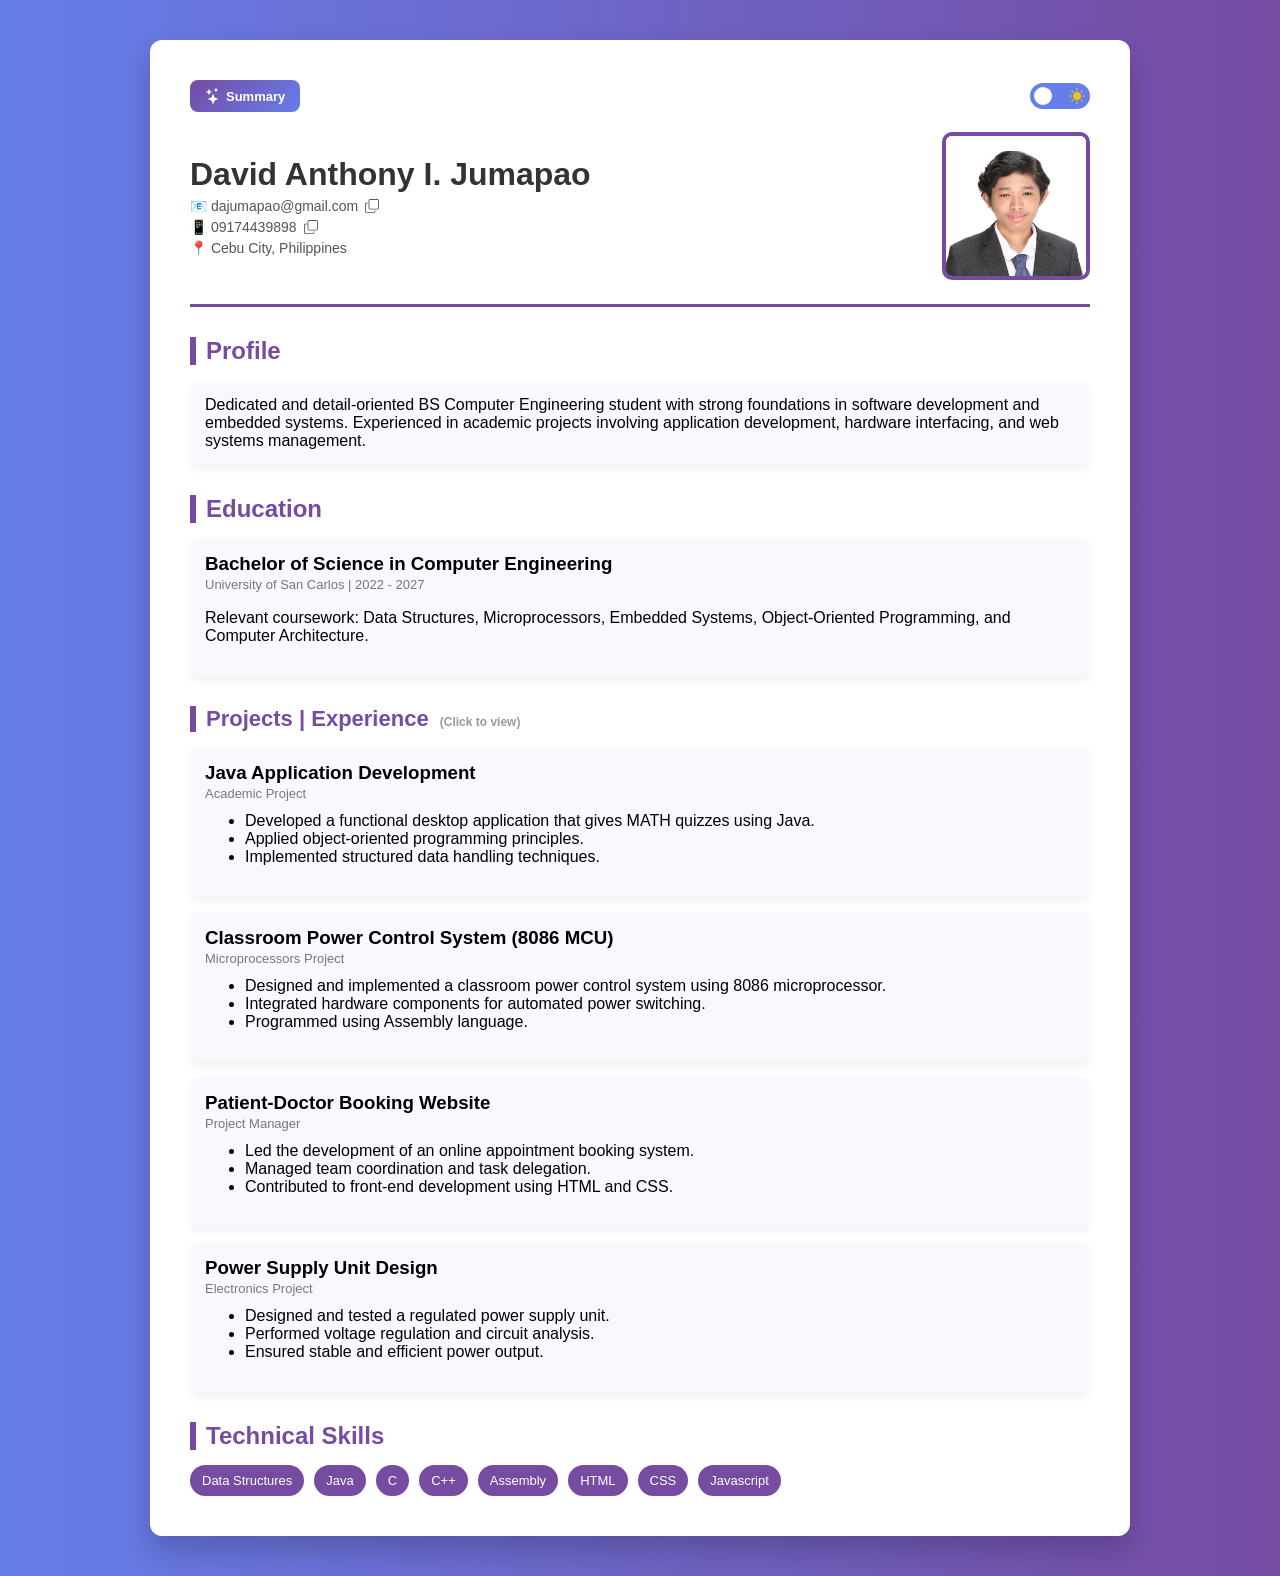
<file: index.html>
<!DOCTYPE html>
<html lang="en">
<head>
    <meta charset="UTF-8">
    <title>Jumapao - Resume</title>
    <link rel="stylesheet" href="style.css">
</head>
<body>

<div class="container">

    <div class="header">
        <div class="top-header">
            <button id="ai-summarize-btn" class="ai-btn">
                <svg xmlns="http://www.w3.org/2000/svg" width="16" height="16" fill="currentColor" class="bi bi-stars" viewBox="0 0 16 16">
                    <path d="M7.657 6.247c.11-.33.576-.33.686 0l.645 1.937a2.89 2.89 0 0 0 1.829 1.828l1.936.645c.33.11.33.576 0 .686l-1.937.645a2.89 2.89 0 0 0-1.828 1.829l-.645 1.936a.361.361 0 0 1-.686 0l-.645-1.937a2.89 2.89 0 0 0-1.828-1.828l-1.937-.645a.361.361 0 0 1 0-.686l1.937-.645a2.89 2.89 0 0 0 1.828-1.828zM3.794 1.148a.217.217 0 0 1 .412 0l.387 1.162c.173.518.579.924 1.097 1.097l1.162.387a.217.217 0 0 1 0 .412l-1.162.387A1.73 1.73 0 0 0 4.593 5.69l-.387 1.162a.217.217 0 0 1-.412 0L3.407 5.69A1.73 1.73 0 0 0 2.31 4.593l-1.162-.387a.217.217 0 0 1 0-.412l1.162-.387A1.73 1.73 0 0 0 3.407 2.31zM10.863.099a.145.145 0 0 1 .274 0l.258.774c.115.346.386.617.732.732l.774.258a.145.145 0 0 1 0 .274l-.774.258a1.16 1.16 0 0 0-.732.732l-.258.774a.145.145 0 0 1-.274 0l-.258-.774a1.16 1.16 0 0 0-.732-.732L9.1 2.137a.145.145 0 0 1 0-.274l.774-.258c.346-.115.617-.386.732-.732z"/>
                </svg> 
                Summary
            </button>

            <div class="theme-switch-wrapper">
                <label class="theme-switch" for="theme-toggle">
                    <input type="checkbox" id="theme-toggle" ng-model="c.darkMode" ng-change="c.toggleTheme()" />
                    <div class="slider round">
                        <span class="icon moon">
                            <svg xmlns="http://www.w3.org/2000/svg" width="16" height="16" fill="currentColor" class="bi bi-moon-stars-fill" viewBox="0 0 16 16">
                                <path d="M6 .278a.77.77 0 0 1 .08.858 7.2 7.2 0 0 0-.878 3.46c0 4.021 3.278 7.277 7.318 7.277q.792-.001 1.533-.16a.79.79 0 0 1 .81.316.73.73 0 0 1-.031.893A8.35 8.35 0 0 1 8.344 16C3.734 16 0 12.286 0 7.71 0 4.266 2.114 1.312 5.124.06A.75.75 0 0 1 6 .278"/>
                                <path d="M10.794 3.148a.217.217 0 0 1 .412 0l.387 1.162c.173.518.579.924 1.097 1.097l1.162.387a.217.217 0 0 1 0 .412l-1.162.387a1.73 1.73 0 0 0-1.097 1.097l-.387 1.162a.217.217 0 0 1-.412 0l-.387-1.162A1.73 1.73 0 0 0 9.31 6.593l-1.162-.387a.217.217 0 0 1 0-.412l1.162-.387a1.73 1.73 0 0 0 1.097-1.097zM13.863.099a.145.145 0 0 1 .274 0l.258.774c.115.346.386.617.732.732l.774.258a.145.145 0 0 1 0 .274l-.774.258a1.16 1.16 0 0 0-.732.732l-.258.774a.145.145 0 0 1-.274 0l-.258-.774a1.16 1.16 0 0 0-.732-.732l-.774-.258a.145.145 0 0 1 0-.274l.774-.258c.346-.115.617-.386.732-.732z"/>
                            </svg>
                        </span>
                        <span class="icon sun">
                            <svg xmlns="http://www.w3.org/2000/svg" width="16" height="16" fill="currentColor" class="sun" viewBox="0 0 16 16">
                                <path d="M12 8a4 4 0 1 1-8 0 4 4 0 0 1 8 0M8 0a.5.5 0 0 1 .5.5v2a.5.5 0 0 1-1 0v-2A.5.5 0 0 1 8 0m0 13a.5.5 0 0 1 .5.5v2a.5.5 0 0 1-1 0v-2A.5.5 0 0 1 8 13m8-5a.5.5 0 0 1-.5.5h-2a.5.5 0 0 1 0-1h2a.5.5 0 0 1 .5.5M3 8a.5.5 0 0 1-.5.5h-2a.5.5 0 0 1 0-1h2A.5.5 0 0 1 3 8m10.657-5.657a.5.5 0 0 1 0 .707l-1.414 1.415a.5.5 0 1 1-.707-.708l1.414-1.414a.5.5 0 0 1 .707 0m-9.193 9.193a.5.5 0 0 1 0 .707L3.05 13.657a.5.5 0 0 1-.707-.707l1.414-1.414a.5.5 0 0 1 .707 0m9.193 2.121a.5.5 0 0 1-.707 0l-1.414-1.414a.5.5 0 0 1 .707-.707l1.414 1.414a.5.5 0 0 1 0 .707M4.464 4.465a.5.5 0 0 1-.707 0L2.343 3.05a.5.5 0 1 1 .707-.707l1.414 1.414a.5.5 0 0 1 0 .708"/>
                            </svg>
                        </span>
                    </div>
                </label>
            </div>
        </div>

        <div class="header-content">
            <div class="header-left"> 
                <h1>David Anthony I. Jumapao</h1>
                <p class="copy-trigger" onclick="copyToClipboard('dajumapao@gmail.com', 'email-feedback')">
                    📧 dajumapao@gmail.com
                    <svg xmlns="http://www.w3.org/2000/svg" width="14" height="14" fill="currentColor" class="bi bi-copy" viewBox="0 0 16 16">
                        <path fill-rule="evenodd" d="M4 2a2 2 0 0 1 2-2h8a2 2 0 0 1 2 2v8a2 2 0 0 1-2 2H6a2 2 0 0 1-2-2zm2-1a1 1 0 0 0-1 1v8a1 1 0 0 0 1 1h8a1 1 0 0 0 1-1V2a1 1 0 0 0-1-1zM2 5a1 1 0 0 0-1 1v8a1 1 0 0 0 1 1h8a1 1 0 0 0 1-1v-1h1v1a2 2 0 0 1-2 2H2a2 2 0 0 1-2-2V6a2 2 0 0 1 2-2h1v1z"/>
                    </svg>
                    <small id="email-feedback" class="copy-status"></small>
                </p>
                <p class="copy-trigger" onclick="copyToClipboard('09174439898', 'phone-feedback')">
                    📱 09174439898
                    <svg xmlns="http://www.w3.org/2000/svg" width="14" height="14" fill="currentColor" class="bi bi-copy" viewBox="0 0 16 16">
                        <path fill-rule="evenodd" d="M4 2a2 2 0 0 1 2-2h8a2 2 0 0 1 2 2v8a2 2 0 0 1-2 2H6a2 2 0 0 1-2-2zm2-1a1 1 0 0 0-1 1v8a1 1 0 0 0 1 1h8a1 1 0 0 0 1-1V2a1 1 0 0 0-1-1zM2 5a1 1 0 0 0-1 1v8a1 1 0 0 0 1 1h8a1 1 0 0 0 1-1v-1h1v1a2 2 0 0 1-2 2H2a2 2 0 0 1-2-2V6a2 2 0 0 1 2-2h1v1z"/>
                    </svg>
                    <small id="phone-feedback" class="copy-status"></small>
                </p>
                <p>📍 Cebu City, Philippines</p> 
            </div>
            <div class="header-right">
                <img src="mypicture.jpg" alt="Profile Photo">
            </div>
        </div>
    </div>

    <div class="section">
        <h2>Profile</h2>
        <p class="card">
            Dedicated and detail-oriented BS Computer Engineering student with
            strong foundations in software development and embedded systems.
            Experienced in academic projects involving application development,
            hardware interfacing, and web systems management.
        </p>
    </div>

    <div class="section">
        <h2>Education</h2>
        <div class="card">
            <h3>Bachelor of Science in Computer Engineering</h3>
            <span>University of San Carlos | 2022 - 2027</span>
            <p>
                Relevant coursework: Data Structures, Microprocessors,
                Embedded Systems, Object-Oriented Programming, and
                Computer Architecture.
            </p>
        </div>
    </div>

    <div class="section">
        <h2 class="switch-title">
            <span class="active">Projects</span> |
            <a href="experience.html" class="exp-link">
                Experience <span class="click-note">(Click to view)</span>
            </a>
        </h2>

        <div class="card">
            <h3>Java Application Development</h3>
            <span>Academic Project</span>
            <ul>
                <li>Developed a functional desktop application that gives MATH quizzes using Java.</li>
                <li>Applied object-oriented programming principles.</li>
                <li>Implemented structured data handling techniques.</li>
            </ul>
        </div>

        <div class="card">
            <h3>Classroom Power Control System (8086 MCU)</h3>
            <span>Microprocessors Project</span>
            <ul>
                <li>Designed and implemented a classroom power control system using 8086 microprocessor.</li>
                <li>Integrated hardware components for automated power switching.</li>
                <li>Programmed using Assembly language.</li>
            </ul>
        </div>

        <div class="card">
            <h3>Patient-Doctor Booking Website</h3>
            <span>Project Manager</span>
            <ul>
                <li>Led the development of an online appointment booking system.</li>
                <li>Managed team coordination and task delegation.</li>
                <li>Contributed to front-end development using HTML and CSS.</li>
            </ul>
        </div>

        <div class="card">
            <h3>Power Supply Unit Design</h3>
            <span>Electronics Project</span>
            <ul>
                <li>Designed and tested a regulated power supply unit.</li>
                <li>Performed voltage regulation and circuit analysis.</li>
                <li>Ensured stable and efficient power output.</li>
            </ul>
        </div>

    </div>

    <div class="section">
        <h2>Technical Skills</h2>
        <div class="skills">
            <span>Data Structures</span>
            <span>Java</span>
            <span>C</span>
            <span>C++</span>
            <span>Assembly</span>
            <span>HTML</span>
            <span>CSS</span>
            <span>Javascript</span>
        </div>
    </div>

</div>

<div id="ai-modal" class="modal-overlay">
    <div class="modal-content">
        <div class="modal-header">
            <h3>
                <svg xmlns="http://www.w3.org/2000/svg" width="16" height="16" fill="currentColor" class="bi bi-stars" viewBox="0 0 16 16">
                    <path d="M7.657 6.247c.11-.33.576-.33.686 0l.645 1.937a2.89 2.89 0 0 0 1.829 1.828l1.936.645c.33.11.33.576 0 .686l-1.937.645a2.89 2.89 0 0 0-1.828 1.829l-.645 1.936a.361.361 0 0 1-.686 0l-.645-1.937a2.89 2.89 0 0 0-1.828-1.828l-1.937-.645a.361.361 0 0 1 0-.686l1.937-.645a2.89 2.89 0 0 0 1.828-1.828zM3.794 1.148a.217.217 0 0 1 .412 0l.387 1.162c.173.518.579.924 1.097 1.097l1.162.387a.217.217 0 0 1 0 .412l-1.162.387A1.73 1.73 0 0 0 4.593 5.69l-.387 1.162a.217.217 0 0 1-.412 0L3.407 5.69A1.73 1.73 0 0 0 2.31 4.593l-1.162-.387a.217.217 0 0 1 0-.412l1.162-.387A1.73 1.73 0 0 0 3.407 2.31zM10.863.099a.145.145 0 0 1 .274 0l.258.774c.115.346.386.617.732.732l.774.258a.145.145 0 0 1 0 .274l-.774.258a1.16 1.16 0 0 0-.732.732l-.258.774a.145.145 0 0 1-.274 0l-.258-.774a1.16 1.16 0 0 0-.732-.732L9.1 2.137a.145.145 0 0 1 0-.274l.774-.258c.346-.115.617-.386.732-.732z"/>
                </svg>
                Profile Summary
            </h3>
            <span class="close-modal">&times;</span>
        </div>
        <div class="modal-body">
            <p id="modal-text"></p>
        </div>
    </div>
</div>

<button id="scrollToTopBtn" title="Go to top">
    <svg xmlns="http://www.w3.org/2000/svg" width="30" height="30" fill="currentColor" class="bi bi-arrow-up-short" viewBox="0 0 16 16">
        <path fill-rule="evenodd" d="M8 12a.5.5 0 0 0 .5-.5V5.707l2.146 2.147a.5.5 0 0 0 .708-.708l-3-3a.5.5 0 0 0-.708 0l-3 3a.5.5 0 1 0 .708.708L7.5 5.707V11.5a.5.5 0 0 0 .5.5"/>
    </svg>
</button>

<script src="script.js"></script>

</body>
</html>
</file>
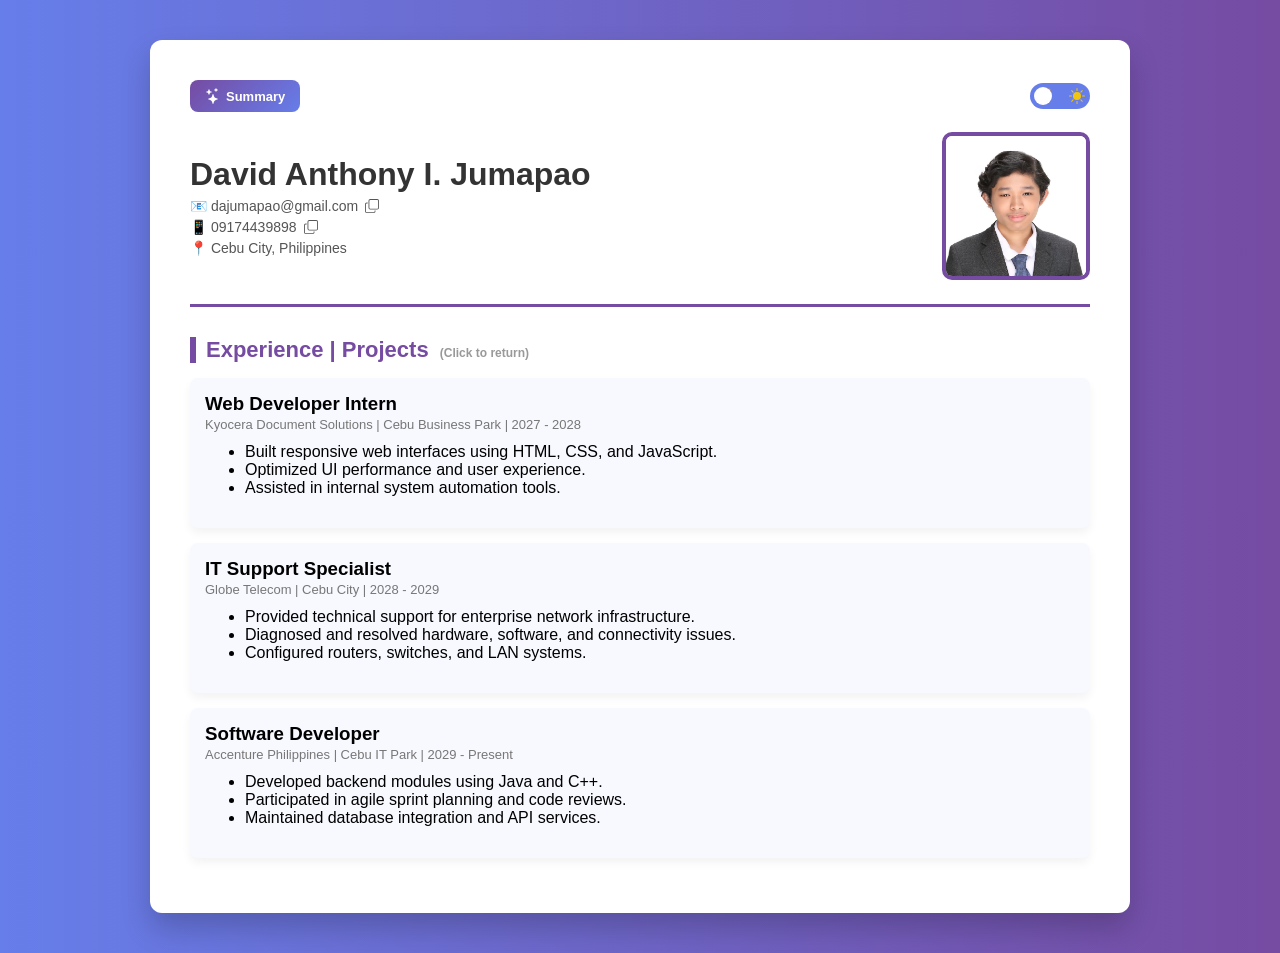
<file: experience.html>
<!DOCTYPE html>
<html lang="en">
<head>
    <meta charset="UTF-8">
    <title>Jumapao - Experience</title>
    <link rel="stylesheet" href="style.css">
</head>
<body>

<div class="container">
    <div class="header">
        <div class="top-header">
            <button id="ai-summarize-btn" class="ai-btn">
                <svg xmlns="http://www.w3.org/2000/svg" width="16" height="16" fill="currentColor" class="bi bi-stars" viewBox="0 0 16 16">
                    <path d="M7.657 6.247c.11-.33.576-.33.686 0l.645 1.937a2.89 2.89 0 0 0 1.829 1.828l1.936.645c.33.11.33.576 0 .686l-1.937.645a2.89 2.89 0 0 0-1.828 1.829l-.645 1.936a.361.361 0 0 1-.686 0l-.645-1.937a2.89 2.89 0 0 0-1.828-1.828l-1.937-.645a.361.361 0 0 1 0-.686l1.937-.645a2.89 2.89 0 0 0 1.828-1.828zM3.794 1.148a.217.217 0 0 1 .412 0l.387 1.162c.173.518.579.924 1.097 1.097l1.162.387a.217.217 0 0 1 0 .412l-1.162.387A1.73 1.73 0 0 0 4.593 5.69l-.387 1.162a.217.217 0 0 1-.412 0L3.407 5.69A1.73 1.73 0 0 0 2.31 4.593l-1.162-.387a.217.217 0 0 1 0-.412l1.162-.387A1.73 1.73 0 0 0 3.407 2.31zM10.863.099a.145.145 0 0 1 .274 0l.258.774c.115.346.386.617.732.732l.774.258a.145.145 0 0 1 0 .274l-.774.258a1.16 1.16 0 0 0-.732.732l-.258.774a.145.145 0 0 1-.274 0l-.258-.774a1.16 1.16 0 0 0-.732-.732L9.1 2.137a.145.145 0 0 1 0-.274l.774-.258c.346-.115.617-.386.732-.732z"/>
                </svg> 
                Summary
            </button>

            <div class="theme-switch-wrapper">
                <label class="theme-switch" for="theme-toggle">
                    <input type="checkbox" id="theme-toggle" ng-model="c.darkMode" ng-change="c.toggleTheme()" />
                    <div class="slider round">
                        <span class="icon moon">
                            <svg xmlns="http://www.w3.org/2000/svg" width="16" height="16" fill="currentColor" class="bi bi-moon-stars-fill" viewBox="0 0 16 16">
                                <path d="M6 .278a.77.77 0 0 1 .08.858 7.2 7.2 0 0 0-.878 3.46c0 4.021 3.278 7.277 7.318 7.277q.792-.001 1.533-.16a.79.79 0 0 1 .81.316.73.73 0 0 1-.031.893A8.35 8.35 0 0 1 8.344 16C3.734 16 0 12.286 0 7.71 0 4.266 2.114 1.312 5.124.06A.75.75 0 0 1 6 .278"/>
                                <path d="M10.794 3.148a.217.217 0 0 1 .412 0l.387 1.162c.173.518.579.924 1.097 1.097l1.162.387a.217.217 0 0 1 0 .412l-1.162.387a1.73 1.73 0 0 0-1.097 1.097l-.387 1.162a.217.217 0 0 1-.412 0l-.387-1.162A1.73 1.73 0 0 0 9.31 6.593l-1.162-.387a.217.217 0 0 1 0-.412l1.162-.387a1.73 1.73 0 0 0 1.097-1.097zM13.863.099a.145.145 0 0 1 .274 0l.258.774c.115.346.386.617.732.732l.774.258a.145.145 0 0 1 0 .274l-.774.258a1.16 1.16 0 0 0-.732.732l-.258.774a.145.145 0 0 1-.274 0l-.258-.774a1.16 1.16 0 0 0-.732-.732l-.774-.258a.145.145 0 0 1 0-.274l.774-.258c.346-.115.617-.386.732-.732z"/>
                            </svg>
                        </span>
                        <span class="icon sun">
                            <svg xmlns="http://www.w3.org/2000/svg" width="16" height="16" fill="currentColor" class="sun" viewBox="0 0 16 16">
                                <path d="M12 8a4 4 0 1 1-8 0 4 4 0 0 1 8 0M8 0a.5.5 0 0 1 .5.5v2a.5.5 0 0 1-1 0v-2A.5.5 0 0 1 8 0m0 13a.5.5 0 0 1 .5.5v2a.5.5 0 0 1-1 0v-2A.5.5 0 0 1 8 13m8-5a.5.5 0 0 1-.5.5h-2a.5.5 0 0 1 0-1h2a.5.5 0 0 1 .5.5M3 8a.5.5 0 0 1-.5.5h-2a.5.5 0 0 1 0-1h2A.5.5 0 0 1 3 8m10.657-5.657a.5.5 0 0 1 0 .707l-1.414 1.415a.5.5 0 1 1-.707-.708l1.414-1.414a.5.5 0 0 1 .707 0m-9.193 9.193a.5.5 0 0 1 0 .707L3.05 13.657a.5.5 0 0 1-.707-.707l1.414-1.414a.5.5 0 0 1 .707 0m9.193 2.121a.5.5 0 0 1-.707 0l-1.414-1.414a.5.5 0 0 1 .707-.707l1.414 1.414a.5.5 0 0 1 0 .707M4.464 4.465a.5.5 0 0 1-.707 0L2.343 3.05a.5.5 0 1 1 .707-.707l1.414 1.414a.5.5 0 0 1 0 .708"/>
                            </svg>
                        </span>
                    </div>
                </label>
            </div>
        </div>

        <div class="header-content">
            <div class="header-left"> 
                <h1>David Anthony I. Jumapao</h1>
                <p class="copy-trigger" onclick="copyToClipboard('dajumapao@gmail.com', 'email-feedback')">
                    📧 dajumapao@gmail.com
                    <svg xmlns="http://www.w3.org/2000/svg" width="14" height="14" fill="currentColor" class="bi bi-copy" viewBox="0 0 16 16">
                        <path fill-rule="evenodd" d="M4 2a2 2 0 0 1 2-2h8a2 2 0 0 1 2 2v8a2 2 0 0 1-2 2H6a2 2 0 0 1-2-2zm2-1a1 1 0 0 0-1 1v8a1 1 0 0 0 1 1h8a1 1 0 0 0 1-1V2a1 1 0 0 0-1-1zM2 5a1 1 0 0 0-1 1v8a1 1 0 0 0 1 1h8a1 1 0 0 0 1-1v-1h1v1a2 2 0 0 1-2 2H2a2 2 0 0 1-2-2V6a2 2 0 0 1 2-2h1v1z"/>
                    </svg>
                    <small id="email-feedback" class="copy-status"></small>
                </p>
                <p class="copy-trigger" onclick="copyToClipboard('09174439898', 'phone-feedback')">
                    📱 09174439898
                    <svg xmlns="http://www.w3.org/2000/svg" width="14" height="14" fill="currentColor" class="bi bi-copy" viewBox="0 0 16 16">
                        <path fill-rule="evenodd" d="M4 2a2 2 0 0 1 2-2h8a2 2 0 0 1 2 2v8a2 2 0 0 1-2 2H6a2 2 0 0 1-2-2zm2-1a1 1 0 0 0-1 1v8a1 1 0 0 0 1 1h8a1 1 0 0 0 1-1V2a1 1 0 0 0-1-1zM2 5a1 1 0 0 0-1 1v8a1 1 0 0 0 1 1h8a1 1 0 0 0 1-1v-1h1v1a2 2 0 0 1-2 2H2a2 2 0 0 1-2-2V6a2 2 0 0 1 2-2h1v1z"/>
                    </svg>
                    <small id="phone-feedback" class="copy-status"></small>
                </p>
                <p>📍 Cebu City, Philippines</p> 
            </div>
            <div class="header-right">
                <img src="mypicture.jpg" alt="Profile Photo">
            </div>
        </div>
    </div>

    <div class="section">
        <!-- swapped title -->
        <h2 class="switch-title">
            <span class="active">Experience</span> |
            <a href="index.html" class="exp-link">
                Projects <span class="click-note">(Click to return)</span>
            </a>
        </h2>

        <div class="card">
            <h3>Web Developer Intern</h3>
            <span>Kyocera Document Solutions | Cebu Business Park | 2027 - 2028</span>
            <ul>
                <li>Built responsive web interfaces using HTML, CSS, and JavaScript.</li>
                <li>Optimized UI performance and user experience.</li>
                <li>Assisted in internal system automation tools.</li>
            </ul>
        </div>

	<div class="card">
            <h3>IT Support Specialist</h3>
            <span>Globe Telecom | Cebu City | 2028 - 2029</span>
            <ul>
                <li>Provided technical support for enterprise network infrastructure.</li>
                <li>Diagnosed and resolved hardware, software, and connectivity issues.</li>
                <li>Configured routers, switches, and LAN systems.</li>
            </ul>
        </div>


	<div class="card">
            <h3>Software Developer</h3>
            <span>Accenture Philippines | Cebu IT Park | 2029 - Present</span>
            <ul>
                <li>Developed backend modules using Java and C++.</li>
                <li>Participated in agile sprint planning and code reviews.</li>
                <li>Maintained database integration and API services.</li>
            </ul>
        </div>


    </div>
</div>

<div id="ai-modal" class="modal-overlay">
    <div class="modal-content">
        <div class="modal-header">
            <h3>
                <svg xmlns="http://www.w3.org/2000/svg" width="16" height="16" fill="currentColor" class="bi bi-stars" viewBox="0 0 16 16">
                    <path d="M7.657 6.247c.11-.33.576-.33.686 0l.645 1.937a2.89 2.89 0 0 0 1.829 1.828l1.936.645c.33.11.33.576 0 .686l-1.937.645a2.89 2.89 0 0 0-1.828 1.829l-.645 1.936a.361.361 0 0 1-.686 0l-.645-1.937a2.89 2.89 0 0 0-1.828-1.828l-1.937-.645a.361.361 0 0 1 0-.686l1.937-.645a2.89 2.89 0 0 0 1.828-1.828zM3.794 1.148a.217.217 0 0 1 .412 0l.387 1.162c.173.518.579.924 1.097 1.097l1.162.387a.217.217 0 0 1 0 .412l-1.162.387A1.73 1.73 0 0 0 4.593 5.69l-.387 1.162a.217.217 0 0 1-.412 0L3.407 5.69A1.73 1.73 0 0 0 2.31 4.593l-1.162-.387a.217.217 0 0 1 0-.412l1.162-.387A1.73 1.73 0 0 0 3.407 2.31zM10.863.099a.145.145 0 0 1 .274 0l.258.774c.115.346.386.617.732.732l.774.258a.145.145 0 0 1 0 .274l-.774.258a1.16 1.16 0 0 0-.732.732l-.258.774a.145.145 0 0 1-.274 0l-.258-.774a1.16 1.16 0 0 0-.732-.732L9.1 2.137a.145.145 0 0 1 0-.274l.774-.258c.346-.115.617-.386.732-.732z"/>
                </svg>
                Profile Summary
            </h3>
            <span class="close-modal">&times;</span>
        </div>
        <div class="modal-body">
            <p id="modal-text"></p>
        </div>
    </div>
</div>

<script src="script.js"></script>

</body>
</html>
</file>
<file: style.css>
body {
    margin: 0;
    font-family: 'Segoe UI', sans-serif;
    background: linear-gradient(to right, #667eea, #764ba2);
}

.container {
    width: 900px;
    margin: 40px auto;
    background: white;
    padding: 40px;
    border-radius: 12px;
    box-shadow: 0 15px 30px rgba(0,0,0,0.2);
}

/* HEADER */
.header {
    display: flex;
    justify-content: space-between;
    align-items: center;
    border-bottom: 3px solid #764ba2;
    padding-bottom: 20px;
    flex-direction: column;
}

.top-header {
    display: flex;
    justify-content: space-between;
    width: 100%;
    align-items: center;
}

.header-content {
    display: flex;
    align-items: center;
    justify-content: space-between;
    width: 100%;
}

.header-left h1 {
    margin: 0;
    font-size: 32px;
    color: #333;
    text-align: left;
}

.header-left p {
    margin: 5px 0;
    color: #555;
    font-size: 14px;
}

.header-right img {
    width: 140px;
    height: 140px;
    border-radius: 10px;
    object-fit: cover;
    border: 4px solid #764ba2;
}

/* SECTIONS */
.section {
    margin-top: 30px;
}

.section h2 {
    color: #764ba2;
    margin-bottom: 15px;
    border-left: 6px solid #764ba2;
    padding-left: 10px;
}

/* SWITCH TITLE (Projects | Experience) */
.switch-title {
    color: #764ba2;
    border-left: 6px solid #764ba2;
    padding-left: 10px;
    font-size: 22px;
    margin-bottom: 20px;
}

.switch-title a {
    text-decoration: none;
    color: #764ba2;
    transition: 0.3s;
}

.switch-title a:hover {
    color: #667eea;
}

.switch-title .active {
    font-weight: bold;
}

/* CARDS */
.card {
    background: #f8f9ff;
    padding: 15px;
    border-radius: 8px;
    margin-bottom: 15px;
    box-shadow: 0 5px 10px rgba(0,0,0,0.05);
}

.card h3 {
    margin: 0;
}

.card span {
    font-size: 13px;
    color: #777;
}

.card ul {
    margin-top: 10px;
}

/* SKILLS */
.skills {
    display: flex;
    flex-wrap: wrap;
    gap: 10px;
}

.skills span {
    background: #764ba2;
    color: white;
    padding: 8px 12px;
    border-radius: 20px;
    font-size: 13px;
}

.switch-title {
    color: #764ba2;
    border-left: 6px solid #764ba2;
    padding-left: 10px;
    font-size: 22px;
    margin-bottom: 20px;
}

.switch-title a {
    text-decoration: none;
    color: #764ba2;
    font-weight: bold;
    position: relative;
}

.switch-title a:hover {
    color: #667eea;
}

.click-note {
    font-size: 12px;
    color: #999;
    margin-left: 5px;
}

.switch-title .active {
    font-weight: bold;
}

.theme-switch-wrapper {
  display: flex;
  align-items: center;
  gap: 10px;
  justify-content: end;
  margin-bottom: 20px;
}

.theme-switch input {
  display: none;
}

.slider {
  background-color: #667eea;
  bottom: 0;
  cursor: pointer;
  height: 26px;
  position: relative;
  transition: .4s;
  width: 50px;
  display: flex;
  align-items: center;
  justify-content: space-between;
  padding: 0 5px;
}

.slider.round {
  border-radius: 34px;
}

.slider:before {
  background-color: #fff;
  bottom: 4px;
  content: "";
  height: 18px;
  left: 4px;
  position: absolute;
  transition: .4s;
  width: 18px;
  border-radius: 50%;
  z-index: 2;
}

input:checked + .slider {
  background-color: black;
}

input:checked + .slider:before {
  transform: translateX(32px);
}

.icon {
  font-size: 12px;
  user-select: none;
  display: flex;
  align-items: center;
}

.sun { 
    color: #f1c40f; 
}

.moon { 
    color: #f39c12; 
}

/* DARK MODE OVERRIDES */
body.dark-mode {
    background: linear-gradient(to right, #2E236C, #17153B);
    color: #e0e0e0;
}

body.dark-mode .container {
    background: #1e1e1e; /* Darker resume paper */
    color: #e0e0e0;
    box-shadow: 0 15px 30px rgba(0,0,0,0.5);
}

body.dark-mode .header-left h1, 
body.dark-mode .header-left p,
body.dark-mode .card h3 {
    color: #ffffff;
}

body.dark-mode .card {
    background: #2a2a2a; /* Darker cards */
    color: #ddd;
}

body.dark-mode .section h2,
body.dark-mode .switch-title {
    color: #bb86fc; /* Lighter purple for better contrast */
    border-color: #bb86fc;
}

body.dark-mode .card span {
    color: #aaa;
}

.ai-btn {
    background: linear-gradient(135.5deg, #764ba2 0%, #667eea 100%);
    color: white;
    border: none;
    padding: 8px 15px;
    border-radius: 8px;
    cursor: pointer;
    font-size: 13px;
    font-weight: bold;
    transition: transform 0.2s, box-shadow 0.2s;
    margin-bottom: 20px;
    display: flex;
    margin-top: 0px !important;
    align-items: center;
    gap: 5px;
}

.ai-btn:hover {
    transform: translateY(-2px);
    box-shadow: 0 4px 10px rgba(118, 75, 162, 0.3);
}

/* Typing effect styling */
.typing {
    font-style: italic;
    color: #764ba2;
}

body.dark-mode .typing {
    color: #bb86fc;
}

.modal-overlay {
    display: none; /* Hidden by default */
    position: fixed;
    z-index: 1000;
    left: 0;
    top: 0;
    width: 100%;
    height: 100%;
    background-color: rgba(0, 0, 0, 0.6); /* Semi-transparent black */
    backdrop-filter: blur(5px); /* Modern blur effect */
}

.modal-content {
    background-color: white;
    margin: 10% auto;
    padding: 25px;
    border-radius: 15px;
    width: 50%;
    max-width: 500px;
    box-shadow: 0 10px 30px rgba(0,0,0,0.3);
    position: relative;
    animation: slideDown 0.4s ease-out;
}

@keyframes slideDown {
    from { transform: translateY(-50px); opacity: 0; }
    to { transform: translateY(0); opacity: 1; }
}

.modal-header {
    display: flex;
    justify-content: space-between;
    align-items: center;
    border-bottom: 2px solid #764ba2;
    padding-bottom: 10px;
    margin-bottom: 15px;
}

.modal-header h3 { margin: 0; color: #764ba2; }

.close-modal {
    font-size: 28px;
    font-weight: bold;
    cursor: pointer;
    color: #999;
}

.close-modal:hover { color: #333; }

body.dark-mode .modal-content {
    background-color: #2a2a2a;
    color: #e0e0e0;
}

body.dark-mode .modal-header h3 { color: #bb86fc; }
body.dark-mode .close-modal:hover { color: #fff; }

#scrollToTopBtn {
    display: none; /* Hidden by default */
    position: fixed;
    bottom: 30px;
    right: 30px;
    z-index: 99;
    border: none;
    outline: none;
    background: white;
    color: #764ba2;
    cursor: pointer;
    padding: 5px;
    border-radius: 50%; 
    border: 2px solid #764ba2;
    font-size: 20px;
    font-weight: bold;
    width: 50px;
    height: 50px;
    box-shadow: 0 4px 10px rgba(0,0,0,0.3);
    transition: transform 0.2s, opacity 0.3s;
}

#scrollToTopBtn:hover {
    transform: translateY(-5px);
    box-shadow: 0 6px 15px rgba(0,0,0,0.4);
}

body.dark-mode #scrollToTopBtn {
    background: linear-gradient(135.5deg, #bb86fc 0%, #764ba2 100%);
    color: white;
    border: none;
}

/* COPY FUNCTIONALITY */
.copy-trigger {
    cursor: pointer;
    transition: color 0.2s;
    position: relative;
    display: flex;
    gap: 7px;
    align-items: center;
}

.copy-trigger:hover {
    color: #764ba2;
}

body.dark-mode .copy-trigger:hover {
    color: #bb86fc;
}

.copy-status {
    color: #28a745; 
    font-weight: bold;
    opacity: 0;
    transition: opacity 0.3s ease; 
    display: inline-block;
}

/* Tooltip style hint */
.copy-trigger::after {
    content: " (Click to copy)";
    font-size: 10px;
    opacity: 0;
    transition: opacity 0.3s;
    color: #999;
}

.copy-trigger:hover::after {
    opacity: 1;
}
</file>
